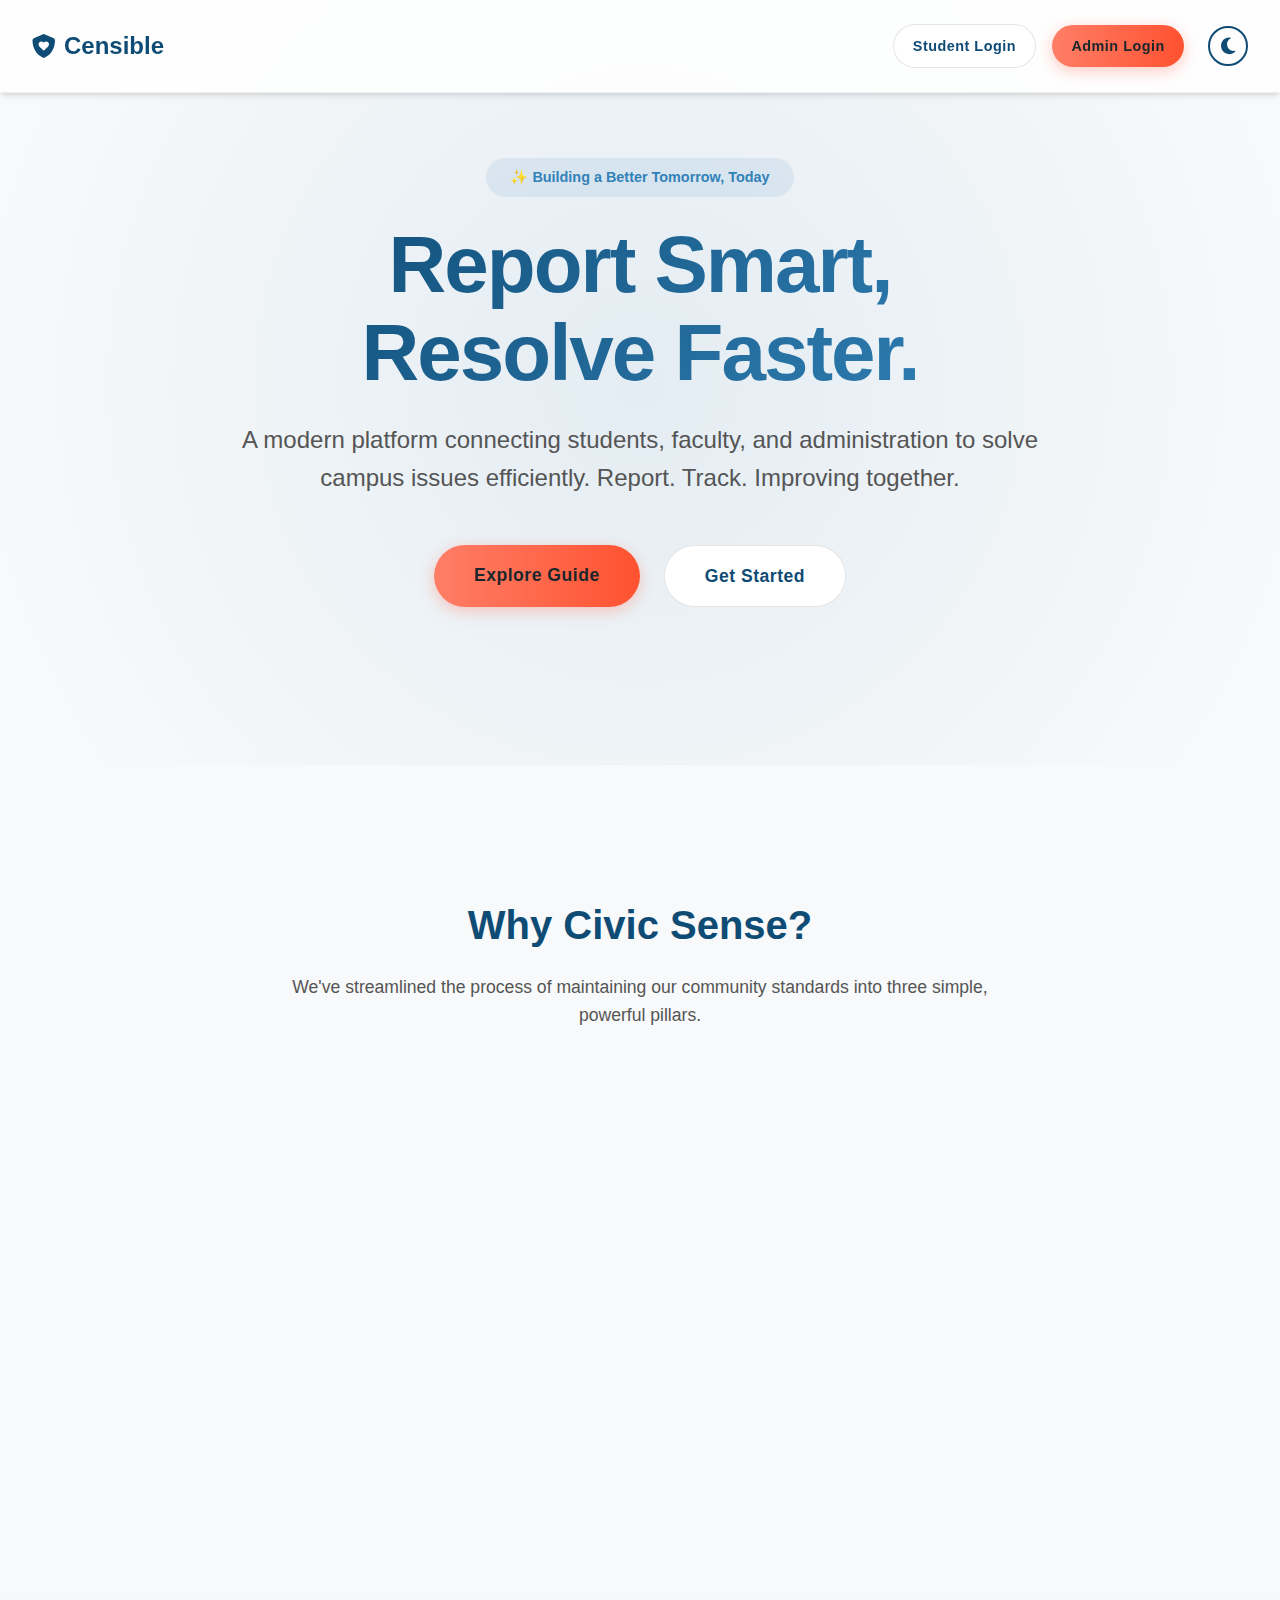
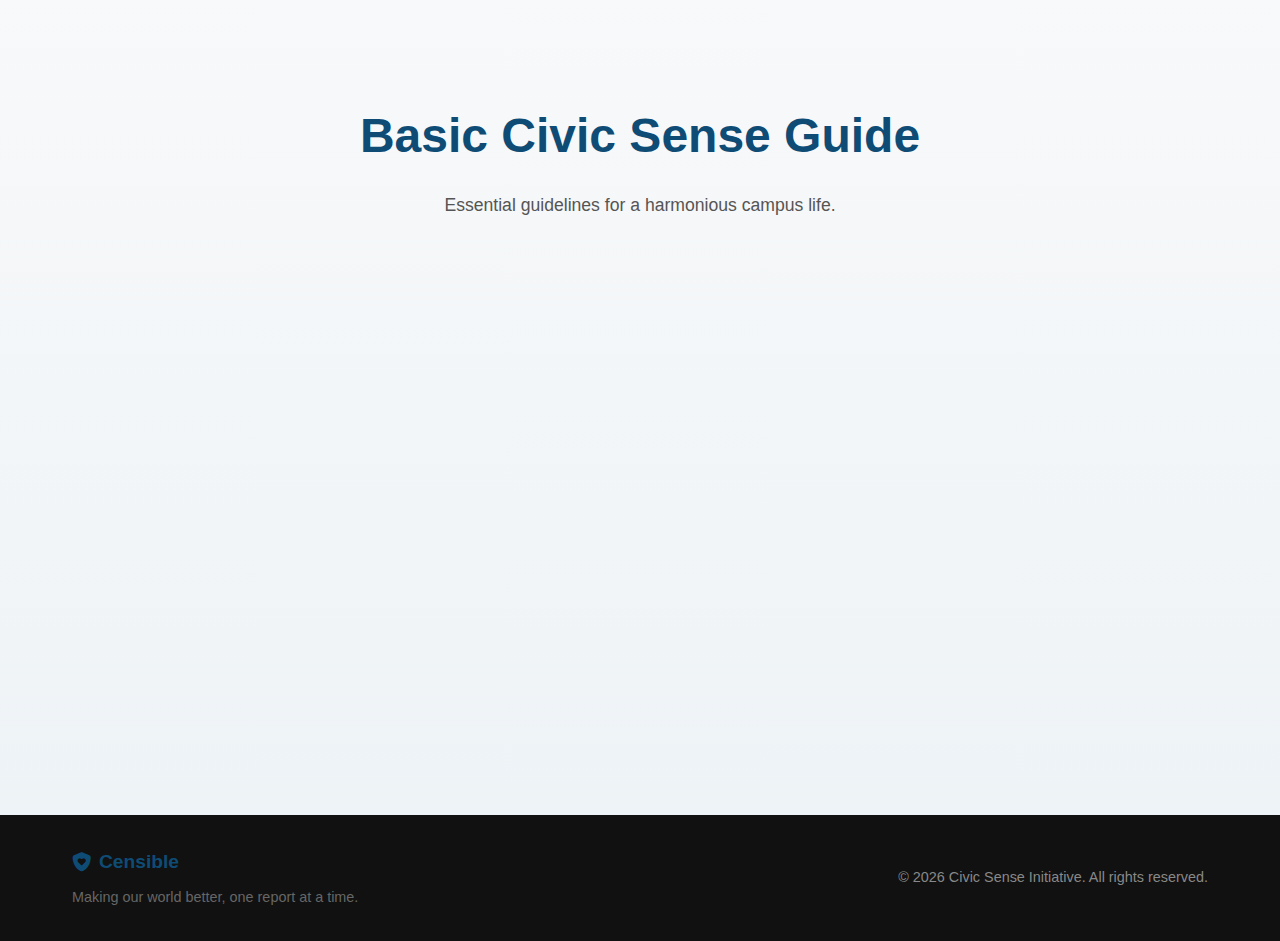
<file: index.html>
<!DOCTYPE html>
<html lang="en">

<head>
    <meta charset="UTF-8">
    <meta name="viewport" content="width=device-width, initial-scale=1.0">
    <title>Civic Sense - Empowering Communities</title>
    <link rel="stylesheet" href="style.css">
    <link rel="stylesheet" href="https://cdnjs.cloudflare.com/ajax/libs/font-awesome/6.4.0/css/all.min.css">
    <style>
        /* Custom Styles for the New Index Page */
        body {
            overflow-x: hidden;
        }

        /* Navbar Enhancements */
        nav {
            background: rgba(255, 255, 255, 0.85);
            backdrop-filter: blur(12px);
            border-bottom: 1px solid rgba(0, 0, 0, 0.05);
        }

        [data-theme="dark"] nav {
            background: rgba(18, 18, 18, 0.85);
            border-bottom: 1px solid rgba(255, 255, 255, 0.05);
        }

        /* Hero Section Redesign */
        .hero-section {
            display: flex;
            align-items: center;
            justify-content: center;
            min-height: 85vh;
            padding: 2rem;
            position: relative;
            overflow: hidden;
            text-align: center;
        }

        .hero-bg-anim {
            position: absolute;
            top: 50%;
            left: 50%;
            transform: translate(-50%, -50%);
            width: 150%;
            height: 150%;
            background: radial-gradient(circle, rgba(50, 130, 184, 0.1) 0%, rgba(0, 0, 0, 0) 60%);
            pointer-events: none;
            animation: pulse-glow 8s infinite alternate;
            z-index: 0;
        }

        @keyframes pulse-glow {
            0% {
                transform: translate(-50%, -50%) scale(0.8);
                opacity: 0.5;
            }

            100% {
                transform: translate(-50%, -50%) scale(1.1);
                opacity: 1;
            }
        }

        .hero-content {
            position: relative;
            z-index: 2;
            max-width: 900px;
            animation: fadeUp 1s cubic-bezier(0.16, 1, 0.3, 1);
        }

        .hero-title {
            font-size: 5rem;
            font-weight: 800;
            line-height: 1.1;
            margin-bottom: 1.5rem;
            background: linear-gradient(135deg, var(--primary) 0%, var(--accent) 100%);
            -webkit-background-clip: text;
            -webkit-text-fill-color: transparent;
            letter-spacing: -2px;
        }

        .hero-subtitle {
            font-size: 1.5rem;
            color: var(--text-muted);
            margin-bottom: 3rem;
            font-weight: 400;
        }

        .hero-actions {
            display: flex;
            gap: 1.5rem;
            justify-content: center;
        }

        /* Feature Section - "Antigravity" Style Cards */
        .features-section {
            padding: 8rem 0;
            background: var(--bg-body);
        }

        .feature-grid {
            display: grid;
            grid-template-columns: repeat(auto-fit, minmax(300px, 1fr));
            gap: 2.5rem;
            margin-top: 4rem;
        }

        .feature-card {
            background: var(--bg-card);
            padding: 3rem;
            border-radius: 24px;
            border: 1px solid var(--nav-border);
            text-align: left;
            transition: transform 0.4s cubic-bezier(0.16, 1, 0.3, 1), box-shadow 0.4s ease;
            position: relative;
            overflow: hidden;
            height: 100%;
        }

        .feature-card:hover {
            transform: translateY(-8px);
            box-shadow: 0 20px 40px -10px rgba(0, 0, 0, 0.1);
        }

        .feature-icon {
            font-size: 2.5rem;
            margin-bottom: 1.5rem;
            color: var(--secondary);
            background: rgba(255, 126, 103, 0.1);
            width: 70px;
            height: 70px;
            display: flex;
            align-items: center;
            justify-content: center;
            border-radius: 18px;
        }

        .feature-title {
            font-size: 1.5rem;
            font-weight: 700;
            margin-bottom: 1rem;
            color: var(--text-main);
        }

        .feature-desc {
            color: var(--text-muted);
            line-height: 1.6;
        }

        /* Civic Guide Section */
        .guide-section {
            padding: 8rem 0;
            background: linear-gradient(180deg, var(--bg-body) 0%, rgba(50, 130, 184, 0.05) 100%);
        }

        .guide-header {
            text-align: center;
            margin-bottom: 5rem;
        }

        .guide-header h2 {
            font-size: 3rem;
            margin-bottom: 1rem;
            color: var(--primary);
        }

        .guide-cards {
            display: grid;
            grid-template-columns: repeat(auto-fit, minmax(320px, 1fr));
            gap: 2rem;
        }

        .guide-card {
            background: var(--bg-card);
            border-radius: 20px;
            padding: 2.5rem;
            box-shadow: var(--shadow);
            border-top: 5px solid var(--accent);
        }

        .guide-card h3 {
            font-size: 1.4rem;
            margin-bottom: 1.5rem;
            display: flex;
            align-items: center;
            gap: 0.8rem;
            color: var(--primary);
        }

        .guide-card ul {
            list-style: none;
            padding: 0;
        }

        .guide-card li {
            position: relative;
            padding-left: 1.5rem;
            margin-bottom: 1rem;
            color: var(--text-muted);
            line-height: 1.6;
        }

        .guide-card li::before {
            content: '•';
            color: var(--secondary);
            position: absolute;
            left: 0;
            font-weight: bold;
        }

        /* Responsive */
        @media (max-width: 768px) {
            .hero-title {
                font-size: 3rem;
            }

            .hero-subtitle {
                font-size: 1.1rem;
            }

            .hero-actions {
                flex-direction: column;
            }
        }

        @keyframes fadeUp {
            from {
                opacity: 0;
                transform: translateY(30px);
            }

            to {
                opacity: 1;
                transform: translateY(0);
            }
        }
    </style>
</head>

<body>
    <nav>
        <div class="logo">
            <i class="fas fa-shield-heart"></i> Censible
        </div>
        <div style="display: flex; align-items: center; gap: 1rem;">
            <!-- Login Options -->
            <a href="login.html" class="btn btn-white"
                style="border: 1px solid var(--nav-border); padding: 0.6rem 1.2rem; font-size: 0.9rem;">Student
                Login</a>
            <a href="admin_login.html" class="btn btn-primary" style="padding: 0.6rem 1.2rem; font-size: 0.9rem;">Admin
                Login</a>

            <button id="theme-toggle" class="theme-toggle" aria-label="Toggle Dark Mode" style="margin-left: 0.5rem;">
                <i class="fas fa-moon"></i>
            </button>
        </div>
    </nav>

    <!-- Hero Section -->
    <section class="hero-section">
        <div class="hero-bg-anim"></div>
        <div class="container hero-content">
            <div
                style="display: inline-block; padding: 0.5rem 1.5rem; background: rgba(50, 130, 184, 0.1); border-radius: 50px; color: var(--accent); font-weight: 600; margin-bottom: 1.5rem; font-size: 0.9rem;">
                ✨ Building a Better Tomorrow, Today
            </div>
            <h1 class="hero-title">Report Smart,<br />Resolve Faster.</h1>
            <p class="hero-subtitle">
                A modern platform connecting students, faculty, and administration to solve
                campus issues efficiently. Report. Track. Improving together.
            </p>
            <div class="hero-actions">
                <a href="#guide" class="btn btn-primary" style="padding: 1rem 2.5rem; font-size: 1.1rem;">Explore
                    Guide</a>
                <a href="login.html" class="btn btn-white"
                    style="border: 1px solid var(--nav-border); padding: 1rem 2.5rem; font-size: 1.1rem;">Get
                    Started</a>
            </div>
        </div>
    </section>

    <!-- Features Section -->
    <section class="features-section">
        <div class="container">
            <div style="text-align: center; max-width: 700px; margin: 0 auto;">
                <h2 style="font-size: 2.5rem; color: var(--primary); margin-bottom: 1rem;">Why Civic Sense?</h2>
                <p style="color: var(--text-muted); font-size: 1.1rem;">We've streamlined the process of maintaining our
                    community standards into three simple, powerful pillars.</p>
            </div>

            <div class="feature-grid">
                <!-- Feature 1 -->
                <div class="feature-card">
                    <div class="feature-icon"><i class="fas fa-camera"></i></div>
                    <h3 class="feature-title">Instant Reporting</h3>
                    <p class="feature-desc">Spot an issue? Snap a photo and upload it instantly. Whether it's
                        cleanliness, maintenance, or rule violations, your voice matters.</p>
                </div>
                <!-- Feature 2 -->
                <div class="feature-card">
                    <div class="feature-icon"><i class="fas fa-project-diagram"></i></div>
                    <h3 class="feature-title">Real-time Tracking</h3>
                    <p class="feature-desc">Don't be left in the dark. Track the status of your reports from submission
                        to resolution with our transparent dashboard.</p>
                </div>
                <!-- Feature 3 -->
                <div class="feature-card">
                    <div class="feature-icon"><i class="fas fa-shield-alt"></i></div>
                    <h3 class="feature-title">Admin Control</h3>
                    <p class="feature-desc">Empowering authorities with a powerful interface to view, manage, and
                        resolve complaints efficiently, ensuring accountability.</p>
                </div>
            </div>
        </div>
    </section>

    <!-- Civic Sense Guide Section (Moved from Student Page) -->
    <section id="guide" class="guide-section">
        <div class="container">
            <div class="guide-header">
                <h2>Basic Civic Sense Guide</h2>
                <p style="color: var(--text-muted); font-size: 1.1rem;">Essential guidelines for a harmonious campus
                    life.</p>
            </div>

            <div class="guide-cards">
                <!-- Society -->
                <div class="guide-card">
                    <h3><i class="fas fa-users" style="color: var(--accent);"></i> In Society</h3>
                    <ul>
                        <li>Do not litter in public places.</li>
                        <li>Follow traffic rules and park responsibly.</li>
                        <li>Respect public property and parks.</li>
                        <li>Avoid loud music late at night.</li>
                    </ul>
                </div>

                <!-- College -->
                <div class="guide-card">
                    <h3><i class="fas fa-graduation-cap" style="color: var(--accent);"></i> In College</h3>
                    <ul>
                        <li>Keep classrooms and corridors clean.</li>
                        <li>Switch off fans/lights when leaving.</li>
                        <li>Maintain silence in the library.</li>
                        <li>Respect faculty and staff members.</li>
                    </ul>
                </div>

                <!-- Hostel -->
                <div class="guide-card">
                    <h3><i class="fas fa-bed" style="color: var(--accent);"></i> In Hostel</h3>
                    <ul>
                        <li>Keep your room and washrooms hygienic.</li>
                        <li>Do not waste water and electricity.</li>
                        <li>Respect roommates' privacy and space.</li>
                        <li>Follow hostel timings and discipline.</li>
                    </ul>
                </div>
            </div>
        </div>
    </section>

    <!-- Footer -->
    <footer>
        <div class="container">
            <div
                style="display: flex; justify-content: space-between; align-items: center; flex-wrap: wrap; gap: 2rem;">
                <div style="text-align: left;">
                    <div class="logo" style="margin-bottom: 0.5rem; font-size: 1.2rem;">
                        <i class="fas fa-shield-heart"></i> Censible
                    </div>
                    <p style="font-size: 0.9rem; color: #666;">Making our world better, one report at a time.</p>
                </div>
                <div>
                    <p style="font-size: 0.9rem;">&copy; 2026 Civic Sense Initiative. All rights reserved.</p>
                </div>
            </div>
        </div>
    </footer>

    <script>
        const toggleBtn = document.getElementById('theme-toggle');
        const icon = toggleBtn.querySelector('i');
        const body = document.body;

        // Check local storage for theme
        const savedTheme = localStorage.getItem('theme');
        if (savedTheme === 'dark') {
            body.setAttribute('data-theme', 'dark');
            icon.classList.replace('fa-moon', 'fa-sun');
        }

        toggleBtn.addEventListener('click', () => {
            const isDark = body.getAttribute('data-theme') === 'dark';

            if (isDark) {
                body.removeAttribute('data-theme');
                icon.classList.replace('fa-sun', 'fa-moon');
                localStorage.setItem('theme', 'light');
            } else {
                body.setAttribute('data-theme', 'dark');
                icon.classList.replace('fa-moon', 'fa-sun');
                localStorage.setItem('theme', 'dark');
            }
        });

        // Intersection Observer for Animations
        const observer = new IntersectionObserver((entries) => {
            entries.forEach((entry) => {
                if (entry.isIntersecting) {
                    entry.target.style.opacity = '1';
                    entry.target.style.transform = 'translateY(0)';
                }
            });
        }, { threshold: 0.1 });

        document.querySelectorAll('.feature-card, .guide-card').forEach((el, index) => {
            el.style.opacity = '0';
            el.style.transform = 'translateY(30px)';
            el.style.transition = `all 0.6s cubic-bezier(0.16, 1, 0.3, 1) ${index * 0.1}s`;
            observer.observe(el);
        });
    </script>
</body>

</html>
</file>
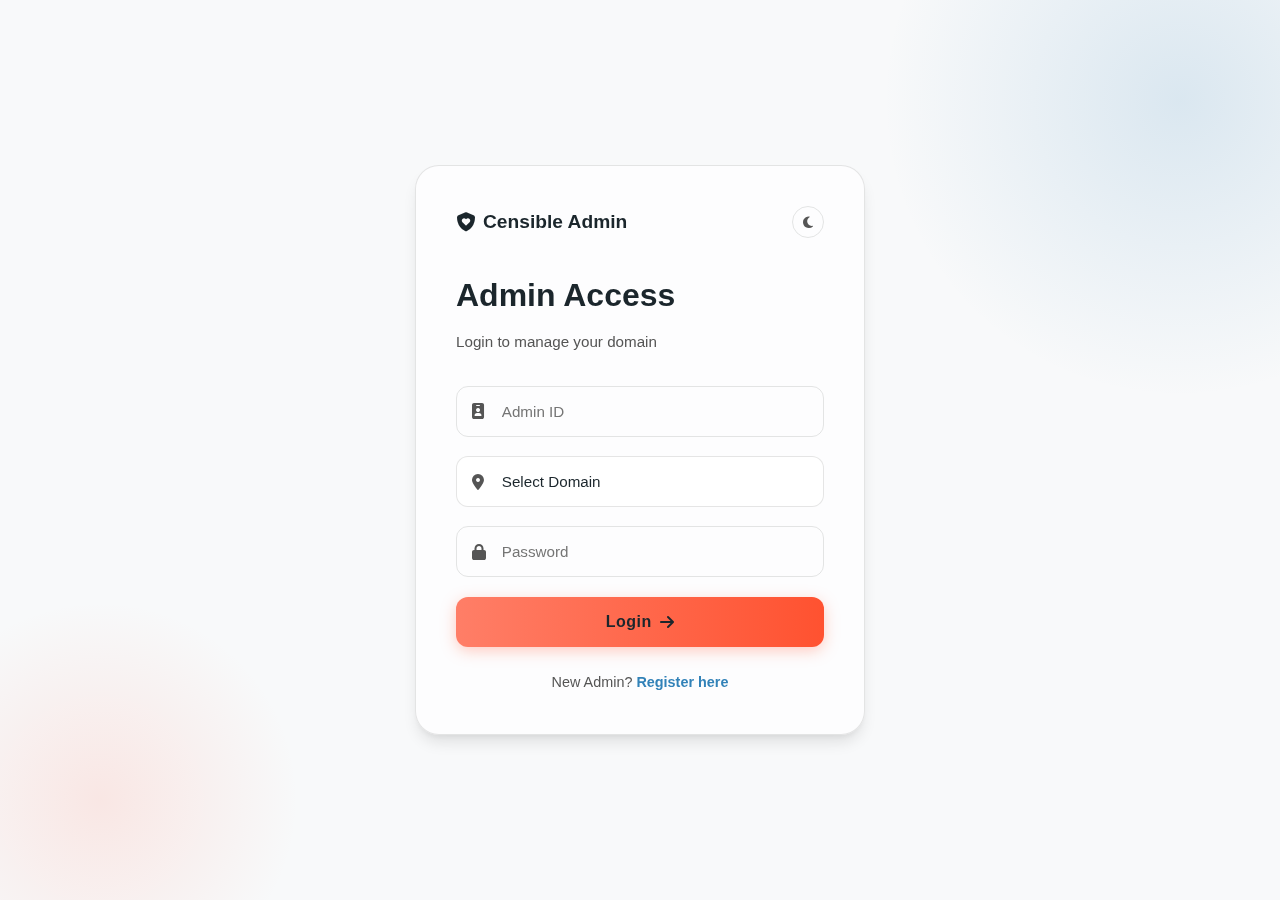
<file: admin_login.html>
<!DOCTYPE html>
<html lang="en">

<head>
    <meta charset="UTF-8">
    <meta name="viewport" content="width=device-width, initial-scale=1.0">
    <title>Admin Portal - VSSUT Civic Sense</title>
    <link rel="stylesheet" href="style.css">
    <link rel="stylesheet" href="https://cdnjs.cloudflare.com/ajax/libs/font-awesome/6.4.0/css/all.min.css">
    <style>
        .category-group {
            margin-bottom: 3rem;
        }

        .category-title {
            color: var(--primary);
            font-size: 1.5rem;
            margin-bottom: 1.5rem;
            border-bottom: 2px solid var(--accent);
            padding-bottom: 0.5rem;
            display: inline-block;
        }

        .login-card {
            cursor: pointer;
            transition: transform 0.3s ease, box-shadow 0.3s ease;
        }

        .login-card:hover {
            transform: translateY(-5px);
            box-shadow: 0 10px 20px rgba(0, 0, 0, 0.15);
        }
    </style>
</head>

<body>
    <div class="dashboard-wrapper">
        <div class="floating-dashboard">
            <div class="dashboard-header">
                <a href="index.html" class="logo-small" style="text-decoration: none; color: inherit;">
                    <i class="fas fa-shield-heart"></i> Censible Admin
                </a>
                <button id="theme-toggle" class="theme-toggle-sm" aria-label="Toggle Dark Mode">
                    <i class="fas fa-moon"></i>
                </button>
            </div>

            <div class="forms-container">
                <!-- Admin Login Form -->
                <div id="login-form" class="form-section active">
                    <h2>Admin Access</h2>
                    <p class="subtitle">Login to manage your domain</p>

                    <form onsubmit="handleAdminLogin(event)">
                        <div class="input-group">
                            <i class="fas fa-id-badge"></i>
                            <input type="text" id="login-id" placeholder="Admin ID" required>
                        </div>
                        <div class="input-group">
                            <i class="fas fa-map-marker-alt"></i>
                            <select id="login-domain" required>
                                <option value="">Select Domain</option>
                                <option value="College Premises">College Premises</option>
                                <option value="Kalam Hall">Kalam Hall</option>
                                <option value="Vasistha Hall">Vasistha Hall</option>
                                <option value="Anuradha Hall">Anuradha Hall</option>
                                <option value="Pulaha Hall">Pulaha Hall</option>
                                <option value="Agastya Hall">Agastya Hall</option>
                                <option value="Pulastya Hall">Pulastya Hall</option>
                            </select>
                        </div>
                        <div class="input-group">
                            <i class="fas fa-lock"></i>
                            <input type="password" id="login-pass" placeholder="Password" required>
                        </div>


                        <button type="submit" class="btn btn-primary btn-block">
                            Login <i class="fas fa-arrow-right"></i>
                        </button>
                    </form>

                    <p class="switch-text">
                        New Admin? <a href="#" onclick="toggleForms('signup')">Register here</a>
                    </p>
                </div>

                <!-- Admin Signup Form -->
                <div id="signup-form" class="form-section">
                    <h2>New Admin</h2>
                    <p class="subtitle">Register for domain access</p>

                    <form onsubmit="handleAdminSignup(event)">
                        <div class="input-group">
                            <i class="fas fa-user"></i>
                            <input type="text" placeholder="Full Name" required>
                        </div>
                        <div class="input-group">
                            <i class="fas fa-id-badge"></i>
                            <input type="text" placeholder="Admin ID" required>
                        </div>
                        <div class="input-group">
                            <i class="fas fa-envelope"></i>
                            <input type="email" placeholder="Email Address" required>
                        </div>
                        <div class="input-group">
                            <i class="fas fa-map-marker-alt"></i>
                            <select id="signup-domain" required>
                                <option value="">Select Domain</option>
                                <option value="College Premises">College Premises</option>
                                <option value="Kalam Hall">Kalam Hall</option>
                                <option value="Vasistha Hall">Vasistha Hall</option>
                                <option value="Anuradha Hall">Anuradha Hall</option>
                                <option value="Pulaha Hall">Pulaha Hall</option>
                                <option value="Agastya Hall">Agastya Hall</option>
                                <option value="Pulastya Hall">Pulastya Hall</option>
                            </select>
                        </div>
                        <div class="input-group">
                            <i class="fas fa-lock"></i>
                            <input type="password" placeholder="Password" required>
                        </div>
                        <button type="submit" class="btn btn-primary btn-block">
                            Register <i class="fas fa-user-plus"></i>
                        </button>
                    </form>

                    <p class="switch-text">
                        Existing Admin? <a href="#" onclick="toggleForms('login')">Login here</a>
                    </p>
                </div>


            </div>
        </div>
    </div>

    <script>
        const API_URL = window.location.protocol === 'file:' ? 'http://127.0.0.1:5000' : '';

        // Theme Logic
        const toggleBtn = document.getElementById('theme-toggle');
        const icon = toggleBtn.querySelector('i');
        const body = document.body;

        const savedTheme = localStorage.getItem('theme');
        if (savedTheme === 'dark') {
            body.setAttribute('data-theme', 'dark');
            icon.classList.replace('fa-moon', 'fa-sun');
        }

        toggleBtn.addEventListener('click', () => {
            const isDark = body.getAttribute('data-theme') === 'dark';
            if (isDark) {
                body.removeAttribute('data-theme');
                icon.classList.replace('fa-sun', 'fa-moon');
                localStorage.setItem('theme', 'light');
            } else {
                body.setAttribute('data-theme', 'dark');
                icon.classList.replace('fa-moon', 'fa-sun');
                localStorage.setItem('theme', 'dark');
            }
        });

        // Form Toggle Logic
        function toggleForms(target) {
            const loginForm = document.getElementById('login-form');
            const signupForm = document.getElementById('signup-form');

            if (target === 'signup') {
                loginForm.classList.remove('active');
                setTimeout(() => {
                    loginForm.style.display = 'none';
                    signupForm.style.display = 'block';
                    setTimeout(() => signupForm.classList.add('active'), 10);
                }, 300);
            } else {
                signupForm.classList.remove('active');


                setTimeout(() => {
                    signupForm.style.display = 'none';

                    loginForm.style.display = 'block';
                    setTimeout(() => loginForm.classList.add('active'), 10);
                }, 300);
            }
        }

        // Initialize
        document.getElementById('signup-form').style.display = 'none';


        // Auth Logic
        async function handleAdminSignup(e) {
            e.preventDefault();
            const form = e.target;
            const name = form.querySelector('input[placeholder="Full Name"]').value;
            const id = form.querySelector('input[placeholder="Admin ID"]').value;
            const email = form.querySelector('input[placeholder="Email Address"]').value;
            const password = form.querySelector('input[placeholder="Password"]').value;
            const domain = document.getElementById('signup-domain').value;
            const btn = form.querySelector('button');
            const originalText = btn.innerHTML;

            if (!domain) {
                alert('Please select a domain.');
                return;
            }

            btn.innerHTML = '<i class="fas fa-spinner fa-spin"></i> Registering...';

            try {
                const response = await fetch(`${API_URL}/register`, {
                    method: 'POST',
                    headers: { 'Content-Type': 'application/json' },
                    body: JSON.stringify({ id, password, name, email, role: 'admin', domain })
                });

                const data = await response.json();

                if (response.ok) {
                    alert('Admin registered successfully! Please login.');
                    toggleForms('login');
                    form.reset();
                } else {
                    alert('Registration Failed: ' + data.error);
                }
            } catch (error) {
                console.error('Error:', error);
                alert('Registration failed. Ensure backend is running.');
            } finally {
                btn.innerHTML = originalText;
            }
        }

        async function handleAdminLogin(e) {
            e.preventDefault();
            const btn = e.target.querySelector('button');
            const originalText = btn.innerHTML;
            const id = document.getElementById('login-id').value;
            const password = document.getElementById('login-pass').value;
            const domain = document.getElementById('login-domain').value;

            if (!domain) {
                alert('Please select your domain.');
                return;
            }

            btn.innerHTML = '<i class="fas fa-spinner fa-spin"></i> Verifying...';

            try {
                const response = await fetch(`${API_URL}/login`, {
                    method: 'POST',
                    headers: { 'Content-Type': 'application/json' },
                    body: JSON.stringify({ id, password, role: 'admin' })
                });

                const data = await response.json();

                if (response.ok) {
                    if (data.user.domain !== domain) {
                        alert(`Warning: You are registered for ${data.user.domain}, but selected ${domain}. Redirecting to your registered domain.`);
                    }

                    localStorage.setItem('admin_user', JSON.stringify(data.user));
                    localStorage.setItem('admin_category', data.user.domain);
                    window.location.href = 'admin.html';
                } else {
                    alert('Login Failed: ' + data.error);
                    btn.innerHTML = originalText;
                }
            } catch (error) {
                console.error('Error:', error);
                alert('Login failed. Ensure backend is running.');
                btn.innerHTML = originalText;
            }
        }


    </script>
</body>

</html>
</file>
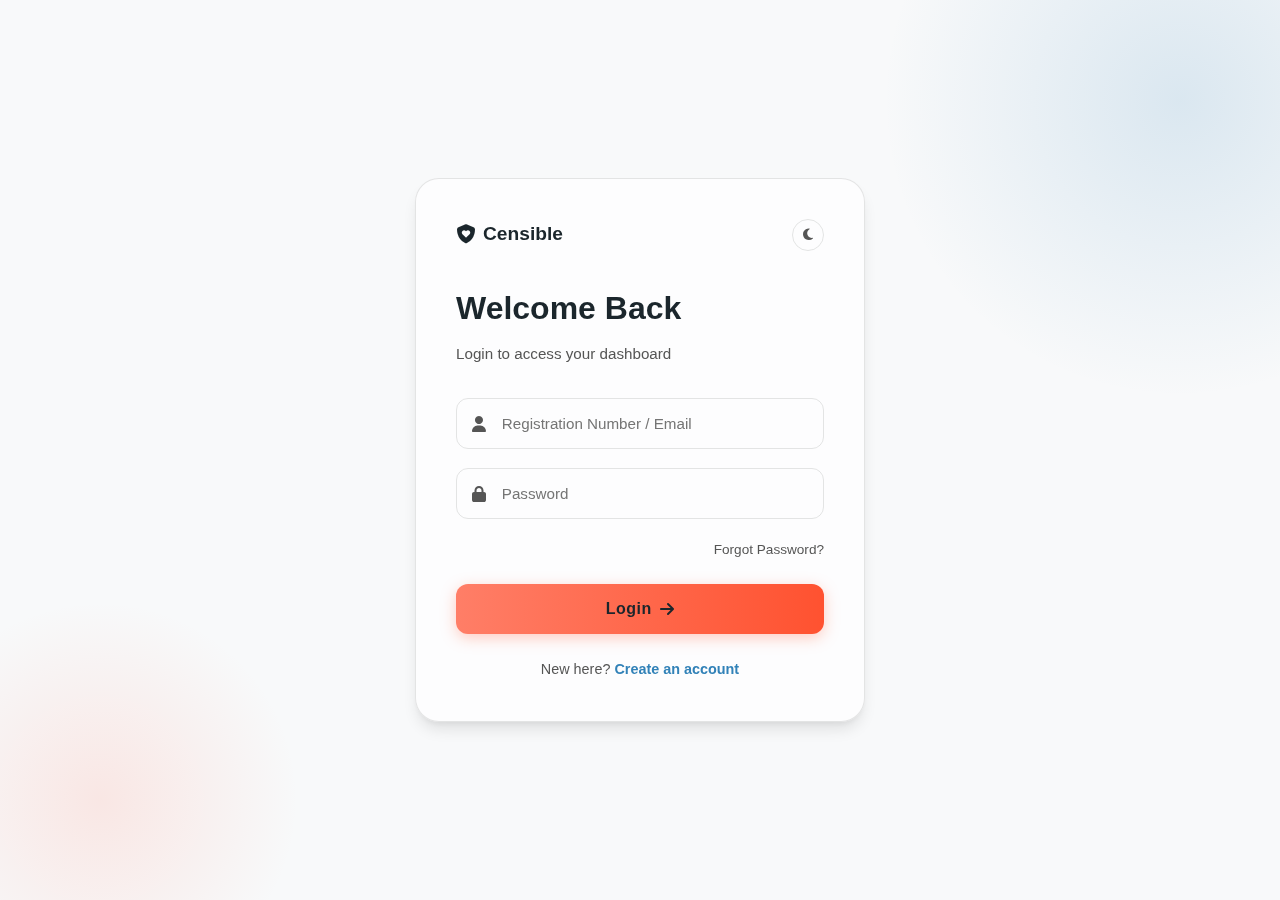
<file: login.html>
<!DOCTYPE html>
<html lang="en">

<head>
    <meta charset="UTF-8">
    <meta name="viewport" content="width=device-width, initial-scale=1.0">
    <title>Login - VSSUT Civic Sense</title>
    <link rel="stylesheet" href="style.css">
    <link rel="stylesheet" href="https://cdnjs.cloudflare.com/ajax/libs/font-awesome/6.4.0/css/all.min.css">
</head>

<body>
    <div class="dashboard-wrapper">
        <div class="floating-dashboard">
            <!-- Theme Toggle in Dashboard -->
            <div class="dashboard-header">
                <a href="index.html" class="logo-small" style="text-decoration: none; color: inherit;">
                    <i class="fas fa-shield-heart"></i> Censible
                </a>
                <button id="theme-toggle" class="theme-toggle-sm" aria-label="Toggle Dark Mode">
                    <i class="fas fa-moon"></i>
                </button>
            </div>

            <div class="forms-container">
                <!-- Login Form -->
                <div id="login-form" class="form-section active">
                    <h2>Welcome Back</h2>
                    <p class="subtitle">Login to access your dashboard</p>

                    <form onsubmit="handleLogin(event)">
                        <div class="input-group">
                            <i class="fas fa-user"></i>
                            <input type="text" placeholder="Registration Number / Email" required>
                        </div>
                        <div class="input-group">
                            <i class="fas fa-lock"></i>
                            <input type="password" placeholder="Password" required>
                        </div>
                        <div class="form-actions">
                            <a href="#" class="forgot-pass" onclick="toggleForms('forgot')">Forgot Password?</a>
                        </div>
                        <button type="submit" class="btn btn-primary btn-block">
                            Login <i class="fas fa-arrow-right"></i>
                        </button>
                    </form>

                    <p class="switch-text">
                        New here? <a href="#" onclick="toggleForms('signup')">Create an account</a>
                    </p>
                </div>

                <!-- Signup Form -->
                <div id="signup-form" class="form-section">
                    <h2>Join Us</h2>
                    <p class="subtitle">Create a new account</p>

                    <form onsubmit="handleSignup(event)">
                        <div class="input-group">
                            <i class="fas fa-user-circle"></i>
                            <input type="text" placeholder="Full Name" required>
                        </div>
                        <div class="input-group">
                            <i class="fas fa-id-card"></i>
                            <input type="text" placeholder="Registration Number" required>
                        </div>
                        <div class="input-group">
                            <i class="fas fa-envelope"></i>
                            <input type="email" placeholder="Email Address" required>
                        </div>
                        <div class="input-group">
                            <i class="fas fa-lock"></i>
                            <input type="password" placeholder="Password" required>
                        </div>
                        <button type="submit" class="btn btn-primary btn-block">
                            Sign Up <i class="fas fa-user-plus"></i>
                        </button>
                    </form>

                    <p class="switch-text">
                        Already have an account? <a href="#" onclick="toggleForms('login')">Login</a>
                    </p>
                </div>

                <!-- Forgot Password Form -->
                <div id="forgot-form" class="form-section">
                    <h2>Recover Password</h2>
                    <p class="subtitle">Enter your registered email</p>

                    <form onsubmit="handleForgot(event)">
                        <div class="input-group">
                            <i class="fas fa-envelope"></i>
                            <input type="email" placeholder="Email Address" required>
                        </div>
                        <button type="submit" class="btn btn-primary btn-block">
                            Send Password <i class="fas fa-paper-plane"></i>
                        </button>
                    </form>

                    <p class="switch-text">
                        Remembered it? <a href="#" onclick="toggleForms('login')">Login</a>
                    </p>
                </div>
            </div>
        </div>
    </div>

    <script>
        const API_URL = (window.location.hostname === '127.0.0.1' || window.location.hostname === 'localhost' || window.location.protocol === 'file:')
            ? 'http://127.0.0.1:5000'
            : 'https://vssut-civic-sense.onrender.com';

        // Theme Logic
        const toggleBtn = document.getElementById('theme-toggle');
        const icon = toggleBtn.querySelector('i');
        const body = document.body;

        const savedTheme = localStorage.getItem('theme');
        if (savedTheme === 'dark') {
            body.setAttribute('data-theme', 'dark');
            icon.classList.replace('fa-moon', 'fa-sun');
        }

        toggleBtn.addEventListener('click', () => {
            const isDark = body.getAttribute('data-theme') === 'dark';
            if (isDark) {
                body.removeAttribute('data-theme');
                icon.classList.replace('fa-sun', 'fa-moon');
                localStorage.setItem('theme', 'light');
            } else {
                body.setAttribute('data-theme', 'dark');
                icon.classList.replace('fa-moon', 'fa-sun');
                localStorage.setItem('theme', 'dark');
            }
        });

        // Form Toggle Logic
        function toggleForms(target) {
            const loginForm = document.getElementById('login-form');
            const signupForm = document.getElementById('signup-form');

            if (target === 'signup') {
                loginForm.classList.remove('active');
                setTimeout(() => {
                    loginForm.style.display = 'none';
                    signupForm.style.display = 'block';
                    setTimeout(() => signupForm.classList.add('active'), 10);
                }, 300);
            } else if (target === 'forgot') {
                loginForm.classList.remove('active');
                signupForm.classList.remove('active');
                const forgotForm = document.getElementById('forgot-form');

                setTimeout(() => {
                    loginForm.style.display = 'none';
                    signupForm.style.display = 'none';
                    forgotForm.style.display = 'block';
                    setTimeout(() => forgotForm.classList.add('active'), 10);
                }, 300);
            } else {
                signupForm.classList.remove('active');
                const forgotForm = document.getElementById('forgot-form');
                if (forgotForm) forgotForm.classList.remove('active');

                setTimeout(() => {
                    signupForm.style.display = 'none';
                    if (forgotForm) forgotForm.style.display = 'none';
                    loginForm.style.display = 'block';
                    setTimeout(() => loginForm.classList.add('active'), 10);
                }, 300);
            }
        }

        // Initialize display
        document.getElementById('signup-form').style.display = 'none';
        document.getElementById('forgot-form').style.display = 'none';

        async function handleLogin(e) {
            e.preventDefault();
            const form = e.target;
            const inputs = form.querySelectorAll('input');
            // Assuming first input is ID, second is Password based on order
            const id = inputs[0].value;
            const password = inputs[1].value;
            const btn = form.querySelector('button');
            const originalText = btn.innerHTML;

            btn.innerHTML = '<i class="fas fa-spinner fa-spin"></i> Logging in...';

            try {
                const response = await fetch(`${API_URL}/login`, {
                    method: 'POST',
                    headers: { 'Content-Type': 'application/json' },
                    body: JSON.stringify({ id, password, role: 'student' })
                });

                const data = await response.json();

                if (response.ok) {
                    localStorage.setItem('user', JSON.stringify(data.user));
                    window.location.href = 'student.html';
                } else {
                    alert('Login Failed: ' + data.error);
                    btn.innerHTML = originalText;
                }
            } catch (error) {
                console.error('Error:', error);
                alert('Login failed. Ensure backend is running.');
                btn.innerHTML = originalText;
            }
        }

        async function handleSignup(e) {
            e.preventDefault();
            const form = e.target;
            const name = form.querySelector('input[placeholder="Full Name"]').value;
            const id = form.querySelector('input[placeholder="Registration Number"]').value;
            const email = form.querySelector('input[placeholder="Email Address"]').value;
            const password = form.querySelector('input[placeholder="Password"]').value;
            const btn = form.querySelector('button');
            const originalText = btn.innerHTML;

            btn.innerHTML = '<i class="fas fa-spinner fa-spin"></i> Creating Account...';

            try {
                const response = await fetch(`${API_URL}/register`, {
                    method: 'POST',
                    headers: { 'Content-Type': 'application/json' },
                    body: JSON.stringify({ id, password, name, email, role: 'student' })
                });

                const data = await response.json();

                if (response.ok) {
                    alert('Account created! Please login.');
                    toggleForms('login');
                    form.reset();
                } else {
                    alert('Registration Failed: ' + data.error);
                }
            } catch (error) {
                console.error('Error:', error);
                alert('Registration failed. Ensure backend is running.');
            } finally {
                btn.innerHTML = originalText;
            }
        }

        async function handleForgot(e) {
            e.preventDefault();
            const form = e.target;
            const email = form.querySelector('input[type="email"]').value;
            const btn = form.querySelector('button');
            const originalText = btn.innerHTML;

            btn.innerHTML = '<i class="fas fa-spinner fa-spin"></i> Sending...';

            try {
                const response = await fetch(`${API_URL}/forgot-password`, {
                    method: 'POST',
                    headers: { 'Content-Type': 'application/json' },
                    body: JSON.stringify({ email })
                });

                const data = await response.json();

                if (response.ok) {
                    alert(data.message);
                    toggleForms('login');
                    form.reset();
                } else {
                    alert('Error: ' + data.error);
                }
            } catch (error) {
                console.error('Error:', error);
                alert('Request failed. Ensure backend is running.');
            } finally {
                btn.innerHTML = originalText;
            }
        }
    </script>
</body>

</html>
</file>
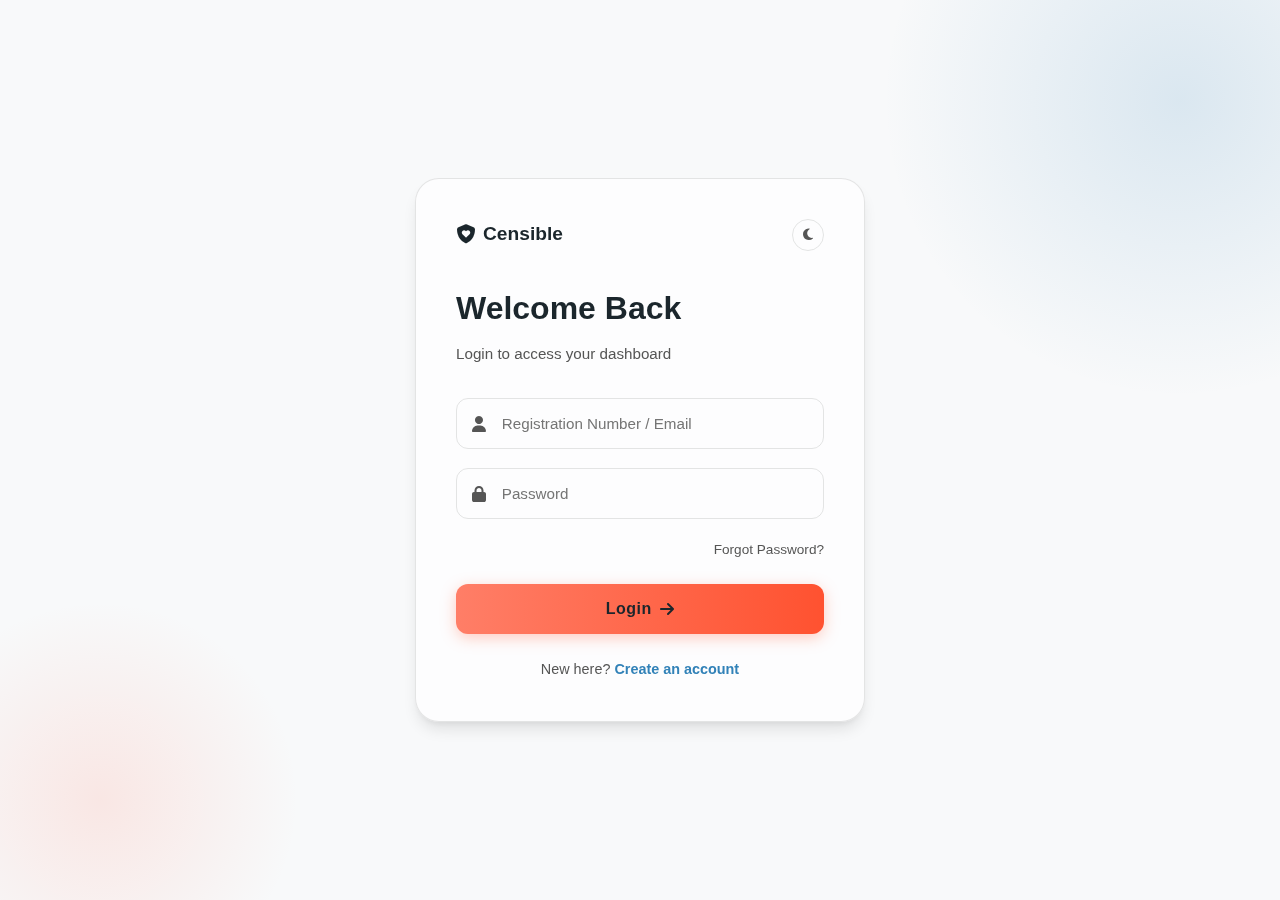
<file: student.html>
<!DOCTYPE html>
<html lang="en">

<head>
    <meta charset="UTF-8">
    <meta name="viewport" content="width=device-width, initial-scale=1.0">
    <title>Dashboard - VSSUT Civic Sense</title>
    <link rel="stylesheet" href="style.css">
    <link rel="stylesheet" href="https://cdnjs.cloudflare.com/ajax/libs/font-awesome/6.4.0/css/all.min.css">
</head>

<body>
    <nav>
        <div class="logo">
            <i class="fas fa-shield-heart"></i> Censible
        </div>
        <ul class="nav-links">


            <li><a href="login.html" onclick="logout()">Logout</a></li>
        </ul>
        <div style="display: flex; align-items: center; gap: 1rem;">
            <button id="theme-toggle" class="theme-toggle" aria-label="Toggle Dark Mode">
                <i class="fas fa-moon"></i>
            </button>
        </div>
    </nav>

    <section class="hero" style="min-height: 50vh; height: auto; padding-bottom: 2rem;">
        <div class="container hero-content">
            <h1>Student Dashboard</h1>
            <p>Welcome back! Report issues, track status, and contribute to a better campus.</p>
        </div>
    </section>

    <section id="dashboard" class="cards-section" style="padding-top: 2rem; background: var(--bg-body);">
        <div class="container">
            <h2 class="section-title">Quick Actions</h2>
            <div class="grid">

                <!-- Report Cleanliness -->
                <div class="card">
                    <div class="card-icon"><i class="fas fa-broom"></i></div>
                    <h3>Report Cleanliness</h3>
                    <p>Found garbage or uncleaned areas? Upload a photo and let us know.</p>
                    <form class="report-form" onsubmit="handleReport(event, 'Cleanliness')">
                        <select required>
                            <option value="">Select Location</option>
                            <option value="College Premises">College Premises</option>
                            <option value="Kalam Hall">Kalam Hall</option>
                            <option value="Vasistha Hall">Vasistha Hall</option>
                            <option value="Anuradha Hall">Anuradha Hall</option>
                            <option value="Pulaha Hall">Pulaha Hall</option>
                            <option value="Agastya Hall">Agastya Hall</option>
                            <option value="Pulastya Hall">Pulastya Hall</option>
                        </select>
                        <textarea placeholder="Description..." rows="2"></textarea>
                        <input type="file" accept="image/*" class="file-input">
                        <button type="submit" class="btn btn-sm">Submit Report</button>
                    </form>
                </div>

                <!-- Maintenance Issue -->
                <div class="card">
                    <div class="card-icon"><i class="fas fa-tools"></i></div>
                    <h3>Maintenance</h3>
                    <p>Broken fans, lights, or furniture? Report it for quick repair.</p>
                    <form class="report-form" onsubmit="handleReport(event, 'Maintenance')">
                        <select required>
                            <option value="">Select Location</option>
                            <option value="College Premises">College Premises</option>
                            <option value="Kalam Hall">Kalam Hall</option>
                            <option value="Vasistha Hall">Vasistha Hall</option>
                            <option value="Anuradha Hall">Anuradha Hall</option>
                            <option value="Pulaha Hall">Pulaha Hall</option>
                            <option value="Agastya Hall">Agastya Hall</option>
                            <option value="Pulastya Hall">Pulastya Hall</option>
                        </select>
                        <textarea placeholder="Issue Description..." rows="2"></textarea>
                        <input type="file" accept="image/*" class="file-input">
                        <button type="submit" class="btn btn-sm">Request Repair</button>
                    </form>
                </div>

                <!-- My Status -->
                <div id="dashu" class="card" style="border-top: 4px solid var(--accent);">
                    <div class="card-icon"><i class="fas fa-clipboard-list"></i></div>
                    <h3>My Reports</h3>
                    <p>Track the status of your previously submitted complaints.</p>
                    <br>
                    <ul id="reports-list" style="text-align: left; list-style: none; padding: 0;">
                        <!-- Reports will be loaded here dynamically -->
                        <li style="padding: 0.5rem 0; color: var(--text-muted);">Loading reports...</li>
                    </ul>
                </div>

            </div>
        </div>
    </section>



    <footer>
        <p>&copy; 2025 VSSUT Civic Sense Initiative. Designed for a better campus.</p>
    </footer>

    <script>
        const API_URL = window.location.protocol === 'file:' ? 'http://127.0.0.1:5000' : '';

        // Theme Logic
        const toggleBtn = document.getElementById('theme-toggle');
        const icon = toggleBtn.querySelector('i');
        const body = document.body;

        const savedTheme = localStorage.getItem('theme');
        if (savedTheme === 'dark') {
            body.setAttribute('data-theme', 'dark');
            icon.classList.replace('fa-moon', 'fa-sun');
        }

        toggleBtn.addEventListener('click', () => {
            const isDark = body.getAttribute('data-theme') === 'dark';

            if (isDark) {
                body.removeAttribute('data-theme');
                icon.classList.replace('fa-sun', 'fa-moon');
                localStorage.setItem('theme', 'light');
            } else {
                body.setAttribute('data-theme', 'dark');
                icon.classList.replace('fa-moon', 'fa-sun');
                localStorage.setItem('theme', 'dark');
            }
        });

        // Load reports on startup
        document.addEventListener('DOMContentLoaded', () => {
            checkAuth();
            loadReports();
            initScrollAnimations();
        });

        function checkAuth() {
            const user = JSON.parse(localStorage.getItem('user'));
            if (!user) {
                alert('Please login first.');
                window.location.href = 'login.html';
            }
        }

        function initScrollAnimations() {
            const cards = document.querySelectorAll('.card');
            const observer = new IntersectionObserver((entries) => {
                entries.forEach((entry, index) => {
                    if (entry.isIntersecting) {
                        const delay = (index % 3) * 100;
                        setTimeout(() => {
                            entry.target.classList.remove('hidden-start');
                            entry.target.classList.add('slide-in');
                        }, delay);
                        observer.unobserve(entry.target);
                    }
                });
            }, {
                threshold: 0.1,
                rootMargin: '0px 0px -50px 0px'
            });

            cards.forEach(card => {
                card.classList.add('hidden-start');
                observer.observe(card);
            });
        }

        async function loadReports() {
            const list = document.getElementById('reports-list');
            const user = JSON.parse(localStorage.getItem('user'));
            if (!user) return;

            list.innerHTML = '<li style="padding: 0.5rem 0; color: var(--text-muted);">Loading reports...</li>';

            try {
                const response = await fetch(`${API_URL}/api/reports?student_id=${user.id}`);
                const reports = await response.json();

                list.innerHTML = '';

                if (reports.length === 0) {
                    list.innerHTML = '<li style="padding: 0.5rem 0; color: var(--text-muted); font-size: 0.9rem;">No reports submitted yet.</li>';
                    return;
                }

                // Show newest first (API sorts by date DESC usually, but assuming array)
                reports.forEach(report => {
                    const li = document.createElement('li');
                    li.style.padding = '0.5rem 0';
                    li.style.borderBottom = '1px solid var(--nav-border)';

                    const statusColor = report.status === 'Resolved' ? 'green' : 'var(--secondary)';

                    // Simple date formatting
                    const dateStr = new Date(report.date).toLocaleDateString();

                    let dateHtml = `<div style="font-size: 0.75rem; color: #888;">Reported: ${report.date}</div>`;
                    if (report.status === 'Resolved' && report.resolved_date) {
                        dateHtml += `<div style="font-size: 0.75rem; color: green; margin-top: 2px;">Resolved: ${report.resolved_date}</div>`;
                    }

                    li.innerHTML = `
                        <div style="display: flex; justify-content: space-between; align-items: start;">
                            <div>
                                <span style="color: ${statusColor}; font-weight: bold; font-size: 0.9rem;">${report.status}</span> 
                                <span style="font-weight: 600; margin-left: 0.5rem;">${report.type}</span>
                                <div style="font-size: 0.85rem; color: var(--text-muted); margin-top: 0.2rem;">
                                    ${report.location}
                                </div>
                            </div>
                            <div style="text-align: right;">
                                ${dateHtml}
                            </div>
                        </div>
                    `;
                    list.appendChild(li);
                });
            } catch (error) {
                console.error('Error loading reports:', error);
                list.innerHTML = '<li style="color: red;">Error loading reports. Backend offline?</li>';
            }
        }

        async function handleReport(event, type) {
            event.preventDefault();
            const user = JSON.parse(localStorage.getItem('user'));
            if (!user) return;

            const form = event.target;
            const locationInput = form.querySelector('select');
            const fileInput = form.querySelector('input[type="file"]');
            const descInput = form.querySelector('textarea');
            const submitBtn = form.querySelector('button');
            const originalText = submitBtn.innerHTML;

            submitBtn.innerHTML = 'Submitting...';
            submitBtn.disabled = true;

            // Helper to post
            const postReport = async (imageData = null) => {
                const reportData = {
                    student_id: user.id,
                    type: type,
                    location: locationInput.value,
                    description: descInput.value,
                    image: imageData
                };

                try {
                    const response = await fetch(`${API_URL}/api/reports`, {
                        method: 'POST',
                        headers: { 'Content-Type': 'application/json' },
                        body: JSON.stringify(reportData)
                    });

                    if (response.ok) {
                        alert(`${type} report submitted successfully!`);
                        form.reset();
                        loadReports();
                    } else {
                        alert('Failed to submit report.');
                    }
                } catch (error) {
                    console.error('Error submitting report:', error);
                    alert('Error reaching server.');
                } finally {
                    submitBtn.innerHTML = originalText;
                    submitBtn.disabled = false;
                }
            };

            // Handle Image if present
            if (fileInput.files && fileInput.files[0]) {
                const reader = new FileReader();
                reader.onload = function (e) {
                    postReport(e.target.result);
                };
                reader.readAsDataURL(fileInput.files[0]);
            } else {
                postReport(null);
            }
        }

        function logout() {
            localStorage.removeItem('user');
            window.location.href = 'login.html';
        }
    </script>
</body>

</html>
</file>
<file: style.css>
:root {
    /* Shared Palette */
    --primary: #0F4C75;
    --primary-dark: #0a3552;
    --secondary: #FF7E67;
    --secondary-hover: #ff6447;
    --accent: #3282B8;

    /* Light Theme Defaults */
    --bg-body: #F8F9FA;
    --bg-card: #ffffff;
    --bg-glass: rgba(255, 255, 255, 0.7);
    --text-main: #1B262C;
    --text-muted: #555555;
    --nav-border: rgba(0, 0, 0, 0.1);
    --shadow: 0 4px 6px -1px rgba(0, 0, 0, 0.1), 0 2px 4px -1px rgba(0, 0, 0, 0.06);
    --shadow-lg: 0 10px 15px -3px rgba(0, 0, 0, 0.1), 0 4px 6px -2px rgba(0, 0, 0, 0.05);
}

[data-theme="dark"] {
    --bg-body: #121212;
    --bg-card: #1E1E1E;
    --bg-glass: rgba(30, 30, 30, 0.8);
    --text-main: #E0E0E0;
    --text-muted: #AAAAAA;
    --primary: #3282B8;
    /* Lighter blue for dark mode contrast */
    --primary-dark: #0F4C75;
    --nav-border: rgba(255, 255, 255, 0.1);
    --shadow: 0 4px 6px -1px rgba(0, 0, 0, 0.3), 0 2px 4px -1px rgba(0, 0, 0, 0.2);
    --shadow-lg: 0 10px 15px -3px rgba(0, 0, 0, 0.3), 0 4px 6px -2px rgba(0, 0, 0, 0.2);
}

* {
    margin: 0;
    padding: 0;
    box-sizing: border-box;
    transition: background-color 0.3s ease, color 0.3s ease, border-color 0.3s ease;
}

body {
    font-family: 'Outfit', sans-serif;
    background-color: var(--bg-body);
    color: var(--text-main);
    line-height: 1.6;
    overflow-x: hidden;
}

/* Animations */
@keyframes fadeIn {
    from {
        opacity: 0;
        transform: translateY(20px);
    }

    to {
        opacity: 1;
        transform: translateY(0);
    }
}

@keyframes float {
    0% {
        transform: translateY(0px);
    }

    50% {
        transform: translateY(-10px);
    }

    100% {
        transform: translateY(0px);
    }
}

@keyframes slideInUp {
    from {
        opacity: 0;
        transform: translateY(30px);
    }

    to {
        opacity: 1;
        transform: translateY(0);
    }
}

/* Utility Classes */
.container {
    max-width: 1200px;
    margin: 0 auto;
    padding: 0 2rem;
}

.btn {
    display: inline-block;
    padding: 0.8rem 2.5rem;
    border-radius: 50px;
    text-decoration: none;
    font-weight: 700;
    transition: all 0.4s cubic-bezier(0.175, 0.885, 0.32, 1.275);
    cursor: pointer;
    border: none;
    background-size: 200% auto;
    letter-spacing: 0.5px;
}

.btn-primary {
    background-image: linear-gradient(to right, var(--secondary) 0%, #ff512f 51%, var(--secondary) 100%);
    color: var(--white);
    box-shadow: 0 4px 15px rgba(255, 126, 103, 0.4);
}

.btn-primary:hover {
    background-position: right center;
    transform: translateY(-3px) scale(1.02);
    box-shadow: 0 8px 25px rgba(255, 126, 103, 0.6);
}

/* Navbar */
nav {
    display: flex;
    justify-content: space-between;
    align-items: center;
    padding: 1.5rem 2rem;
    background: var(--bg-glass);
    backdrop-filter: blur(10px);
    position: fixed;
    width: 100%;
    z-index: 1000;
    top: 0;
    box-shadow: var(--shadow);
    border-bottom: 1px solid var(--nav-border);
}

.logo {
    font-size: 1.5rem;
    font-weight: 700;
    color: var(--primary);
    display: flex;
    align-items: center;
    gap: 0.5rem;
}

.nav-links {
    display: flex;
    gap: 2rem;
    list-style: none;
    align-items: center;
}

.nav-links a {
    text-decoration: none;
    color: var(--text-main);
    font-weight: 500;
    transition: color 0.3s;
}

.nav-links a:hover {
    color: var(--secondary);
}

/* Hero Section */
.hero {
    height: 100vh;
    display: flex;
    align-items: center;
    justify-content: center;
    background: linear-gradient(135deg, var(--bg-body) 0%, var(--bg-body) 100%);
    position: relative;
    overflow: hidden;
    padding-top: 80px;
}

.hero::before {
    content: '';
    position: absolute;
    width: 500px;
    height: 500px;
    background: radial-gradient(circle, var(--primary) 0%, rgba(255, 255, 255, 0) 70%);
    top: -100px;
    right: -100px;
    border-radius: 50%;
    z-index: 0;
    opacity: 0.1;
}

.hero-content {
    text-align: center;
    z-index: 1;
    max-width: 800px;
    animation: fadeIn 1s ease-out;
}

.hero h1 {
    font-size: 4rem;
    margin-bottom: 1.5rem;
    color: var(--primary);
    line-height: 1.2;
}

.hero p {
    font-size: 1.25rem;
    color: var(--text-muted);
    margin-bottom: 2.5rem;
}

/* Cards Section */
.cards-section {
    padding: 5rem 0;
    background-color: var(--bg-body);
}

.section-title {
    text-align: center;
    margin-bottom: 4rem;
    font-size: 2.5rem;
    color: var(--primary);
}

.grid {
    display: grid;
    grid-template-columns: repeat(auto-fit, minmax(300px, 1fr));
    gap: 2rem;
}

.card {
    background: var(--bg-card);
    padding: 2.5rem;
    border-radius: 20px;
    box-shadow: var(--shadow);
    transition: all 0.4s cubic-bezier(0.175, 0.885, 0.32, 1.275);
    border: 1px solid var(--nav-border);
    /* Animation handled by JS IntersectionObserver */
}

/* Scroll Animation Classes */
.hidden-start {
    opacity: 0;
    transform: translateY(50px);
}

.slide-in {
    animation: slideInUp 0.6s ease-out forwards;
}

.card:hover {
    transform: translateY(-10px) scale(1.02);
    box-shadow: 0 20px 30px rgba(0, 0, 0, 0.1);
    border-color: rgba(255, 126, 103, 0.3);
}

.card-icon {
    font-size: 3rem;
    margin-bottom: 1.5rem;
    color: var(--secondary);
}

.card h3 {
    margin-bottom: 1rem;
    color: var(--primary);
}

/* Form Styling within Cards */
.report-form {
    margin-top: 1.5rem;
    display: flex;
    flex-direction: column;
    gap: 0.8rem;
    text-align: left;
}

.report-form input,
.report-form textarea,
.report-form select {
    width: 100%;
    padding: 0.8rem;
    border: 1px solid var(--nav-border);
    border-radius: 8px;
    background: rgba(0, 0, 0, 0.02);
    color: var(--text-main);
    font-family: inherit;
    font-size: 0.9rem;
    transition: all 0.3s;
}

.report-form input,
.report-form textarea,
.report-form select {
    width: 100%;
    padding: 0.8rem;
    border: 1px solid var(--nav-border);
    border-radius: 8px;
    background: rgba(0, 0, 0, 0.02);
    color: var(--text-main);
    font-family: inherit;
    font-size: 0.9rem;
    transition: all 0.3s;
    appearance: none;
    /* Remove default arrow for custom styling if needed, but keeping simple for now */
}

.report-form input:focus,
.report-form textarea:focus,
.report-form select:focus {
    outline: none;
    border-color: var(--secondary);
    background: var(--bg-card);
    box-shadow: 0 0 0 4px rgba(255, 126, 103, 0.2);
    transform: scale(1.01);
}

.report-form select:disabled {
    opacity: 0.6;
    cursor: not-allowed;
    background: rgba(0, 0, 0, 0.05);
}

.report-form .file-input {
    padding: 0.5rem;
    background: transparent;
    border: 1px dashed var(--nav-border);
    cursor: pointer;
}

.btn-sm {
    padding: 0.6rem 1.2rem;
    font-size: 0.9rem;
    background-color: var(--secondary);
    color: var(--white);
    border-radius: 6px;
    align-self: flex-start;
    margin-top: 0.5rem;
}

.btn-sm:hover {
    background-color: var(--secondary-hover);
    transform: translateY(-1px);
}

/* Call to Action */
.cta {
    padding: 5rem 0;
    background: var(--primary);
    color: var(--white);
    text-align: center;
    position: relative;
    overflow: hidden;
}

.cta h2 {
    font-size: 3rem;
    margin-bottom: 1.5rem;
}

.cta p {
    font-size: 1.2rem;
    margin-bottom: 2rem;
    opacity: 0.9;
}

.btn-white {
    background-color: var(--bg-card);
    color: var(--primary);
}

.btn-white:hover {
    background-color: var(--bg-body);
    color: var(--primary-dark);
}

/* Footer */
footer {
    padding: 2rem;
    text-align: center;
    background-color: #111;
    color: #888;
}

/* Theme Toggle */
.theme-toggle {
    background: none;
    border: 2px solid var(--primary);
    color: var(--primary);
    padding: 0.5rem;
    border-radius: 50%;
    width: 40px;
    height: 40px;
    display: flex;
    align-items: center;
    justify-content: center;
    cursor: pointer;
    font-size: 1.2rem;
    margin-left: 1rem;
    transition: all 0.3s ease;
}

.theme-toggle:hover {
    background: var(--primary);
    color: var(--bg-card);
}

@media (max-width: 768px) {
    .hero h1 {
        font-size: 2.5rem;
    }

    .nav-links {
        display: none;
    }
}

/* Login Card Specifics */
.login-card {
    text-align: center;
    border-top: 4px solid var(--secondary);
}

.login-form {
    margin-top: 2rem;
}

.login-form input,
.login-form select {
    margin-bottom: 1rem;
}

.login-form button {
    margin-top: 0.5rem;
}

/* --- Floating Login Dashboard Styles --- */

.dashboard-wrapper {
    min-height: 100vh;
    display: flex;
    align-items: center;
    justify-content: center;
    background: linear-gradient(135deg, var(--bg-body) 0%, var(--bg-body) 100%);
    position: relative;
    overflow: hidden;
}

/* Background blob effect */
.dashboard-wrapper::before {
    content: '';
    position: absolute;
    width: 600px;
    height: 600px;
    background: radial-gradient(circle, var(--accent) 0%, rgba(255, 255, 255, 0) 70%);
    top: -200px;
    right: -200px;
    border-radius: 50%;
    z-index: 0;
    opacity: 0.15;
    animation: float 6s ease-in-out infinite;
}

.dashboard-wrapper::after {
    content: '';
    position: absolute;
    width: 400px;
    height: 400px;
    background: radial-gradient(circle, var(--secondary) 0%, rgba(255, 255, 255, 0) 70%);
    bottom: -100px;
    left: -100px;
    border-radius: 50%;
    z-index: 0;
    opacity: 0.15;
    animation: float 8s ease-in-out infinite reverse;
}

.floating-dashboard {
    position: relative;
    z-index: 10;
    background: var(--bg-glass);
    backdrop-filter: blur(20px);
    -webkit-backdrop-filter: blur(20px);
    border: 1px solid var(--nav-border);
    border-radius: 24px;
    padding: 2.5rem;
    width: 100%;
    max-width: 450px;
    box-shadow: var(--shadow-lg);
    animation: slideInUp 0.6s cubic-bezier(0.175, 0.885, 0.32, 1.275);
}

.dashboard-header {
    display: flex;
    justify-content: space-between;
    align-items: center;
    margin-bottom: 2rem;
}

.logo-small {
    font-size: 1.2rem;
    font-weight: 700;
    color: var(--primary);
    display: flex;
    align-items: center;
    gap: 0.5rem;
}

.theme-toggle-sm {
    background: transparent;
    border: 1px solid var(--nav-border);
    color: var(--text-muted);
    padding: 0.4rem;
    border-radius: 50%;
    width: 32px;
    height: 32px;
    cursor: pointer;
    transition: all 0.3s;
    display: flex;
    align-items: center;
    justify-content: center;
}

.theme-toggle-sm:hover {
    color: var(--primary);
    border-color: var(--primary);
}

/* Forms */
.form-section {
    opacity: 0;
    transform: translateY(10px);
    transition: opacity 0.3s ease, transform 0.3s ease;
    display: none;
}

.form-section.active {
    display: block;
    opacity: 1;
    transform: translateY(0);
}

.floating-dashboard h2 {
    font-size: 2rem;
    color: var(--text-main);
    margin-bottom: 0.5rem;
}

.subtitle {
    color: var(--text-muted);
    margin-bottom: 2rem;
    font-size: 0.95rem;
}

.input-group {

    position: relative;
    margin-bottom: 1.2rem;
}

.input-group i {
    position: absolute;
    left: 1rem;
    top: 50%;
    transform: translateY(-50%);
    color: var(--text-muted);
    font-size: 1rem;
    transition: color 0.3s;
}

.input-group input {
    width: 100%;
    padding: 1rem 1rem 1rem 2.8rem;
    border: 1px solid var(--nav-border);
    border-radius: 12px;
    background: rgba(var(--bg-card), 0.5);
    /* translucent */
    color: var(--text-main);
    font-family: inherit;
    font-size: 0.95rem;
    transition: all 0.3s;
}

.input-group input:focus {
    outline: none;
    border-color: var(--accent);
    background: var(--bg-card);
    box-shadow: 0 0 0 4px rgba(50, 130, 184, 0.15);
}

.input-group input:not(:placeholder-shown)+i {
    color: var(--accent);
}

.input-group select {
    width: 100%;
    padding: 1rem 1rem 1rem 2.8rem;
    border: 1px solid var(--nav-border);
    border-radius: 12px;
    background: var(--bg-card);
    /* Solid background as requested */
    color: var(--text-main);
    font-family: inherit;
    font-size: 0.95rem;
    appearance: none;
    transition: all 0.3s;
    cursor: pointer;
}

.input-group select:focus {
    outline: none;
    border-color: var(--accent);
    box-shadow: 0 0 0 4px rgba(50, 130, 184, 0.15);
}

.input-group select:focus+i {
    color: var(--accent);
}

.btn-block {
    width: 100%;
    margin-top: 1rem;
    border-radius: 12px;
    font-size: 1rem;
    padding: 1rem;
    display: flex;
    align-items: center;
    justify-content: center;
    gap: 0.5rem;
}

.form-actions {
    display: flex;
    justify-content: flex-end;
    margin-bottom: 1.5rem;
}

.forgot-pass {
    color: var(--text-muted);
    font-size: 0.85rem;
    text-decoration: none;
    transition: color 0.2s;
}

.forgot-pass:hover {
    color: var(--primary);
}

.switch-text {
    text-align: center;
    margin-top: 1.5rem;
    font-size: 0.9rem;
    color: var(--text-muted);
}

.switch-text a {
    color: var(--accent);
    text-decoration: none;
    font-weight: 600;
}

.switch-text a:hover {
    text-decoration: underline;
}

/* Responsive */
@media (max-width: 480px) {
    .floating-dashboard {
        padding: 1.5rem;
        border-radius: 0;
        height: 100vh;
        max-width: 100%;
        display: flex;
        flex-direction: column;
        justify-content: center;
        border: none;
    }

    .dashboard-wrapper {
        align-items: flex-start;
    }
}
</file>
